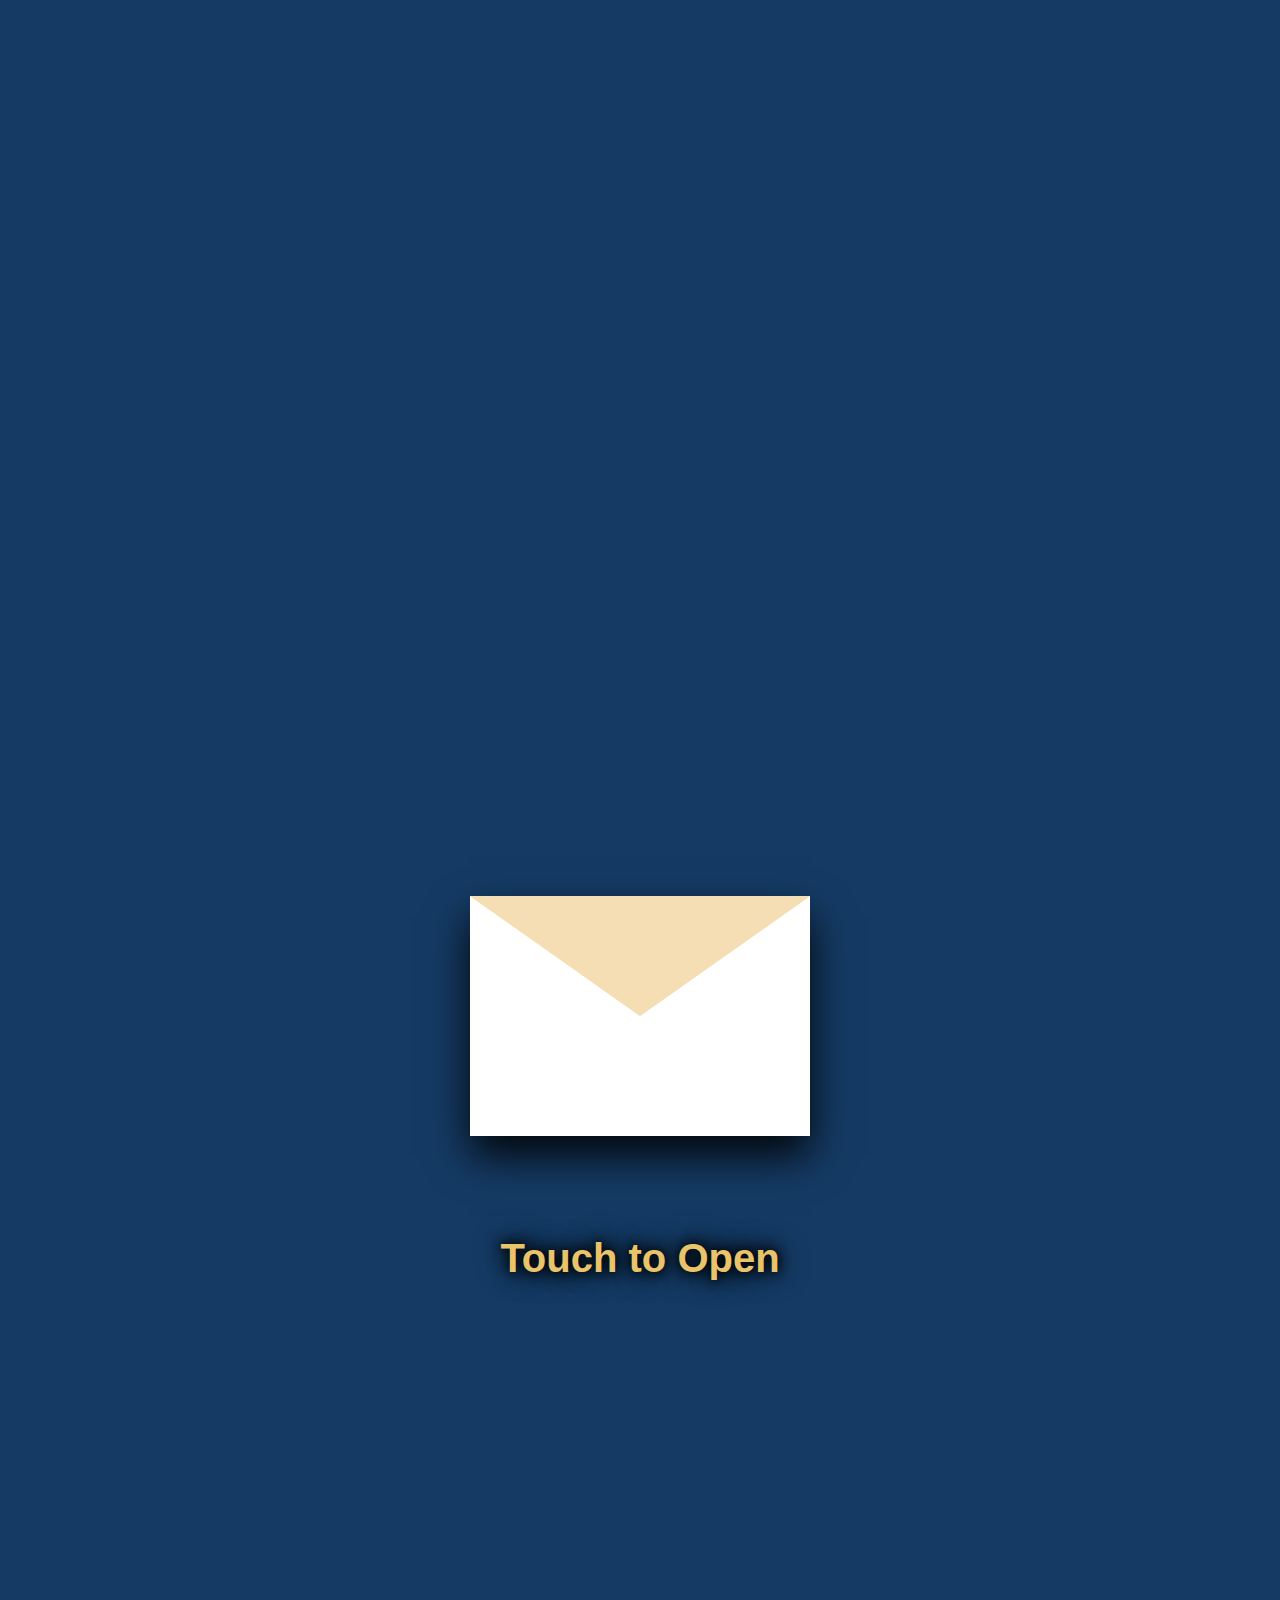
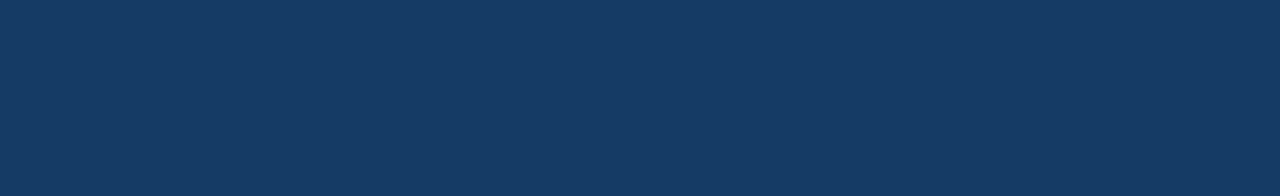
<file: index.html>
<!DOCTYPE html>
<html lang="id">
<head>
  <meta charset="UTF-8">
  <link rel="stylesheet" href="style_index.css">
  <title>Amplop dengan Surat di Dalam</title>
  
</head>
<body>

<div class="envelope-wrapper" onclick="openEnvelope(this)">
  <div class="envelope"></div>
  <div class="flap"></div>
  <div class="letter">You're Invited to The Wedding Hendrico and Devy</div>
  
</div>
<h1 class="welcome">Touch to Open</h1>
<script>
  function openEnvelope(el) {
    if (!el.classList.contains("open")) {
      el.classList.add("open");

      // Redirect setelah animasi selesai
      setTimeout(() => {
        window.location.href = "undangan.html"; // Ganti dengan halaman tujuan
      }, 2000); // Tambah waktu agar letter sempat muncul
    }
  }
</script>

</body>
</html>
</file>
<file: style_index.css>
body {
    margin: 0;
    background: #153b65;
    justify-content: center;
    align-items: center;
    height: 100vh;
    overflow: hidden;
    font-family: sans-serif;
}

.welcome {
    width: 100%;
    text-align: center;
    font-size: 40px;
    color: #E9C46A;
    margin-top: 100px;
    animation: fadeIn 1.5s ease-in-out;
    text-shadow: black 0px 0px 10px, black 0px 0px 20px, black 0px 0px 30px;
}

.envelope-wrapper {
    position: relative;
    margin-top: 70%;
    margin-left: auto;
    margin-right: auto;
    width: 340px;
    height: 240px;
    cursor: pointer;
    perspective: 1200px;
    transform-origin: center;
    transition: transform 1s ease;
    box-shadow: 0 20px 40px rgba(0, 0.8, 0, 0.9);
    border-radius: 0px;
}

.envelope-wrapper.open {
    animation: zoomIn 1.5s forwards ease-in-out;
}

@keyframes zoomIn {
    0% {
    transform: scale(1);
    }
    100% {
    transform: scale(1.5) translateY(0px);
    }
}

.envelope {
    position: relative;
    width: 100%;
    height: 100%;
    background: wheat;
    overflow: hidden;
    z-index: 2;
}

.envelope::before,
.envelope::after {
    content: '';
    position: absolute;
    width: 50%;
    height: 100%;
    top: 0;
    background: white;
    z-index: 1;
}

.envelope::before {
    left: 0;
    clip-path: polygon(0 0, 100% 50%, 100% 100%, 0% 100%);
}

.envelope::after {
    right: 0;
    clip-path: polygon(100% 0, 0% 50%, 0% 100%, 100% 100%);
}

.flap {
    position: absolute;
    top: 0;
    left: 0;
    width: 100%;
    height: 50%;
    background: wheat;
    clip-path: polygon(0 0, 50% 100%, 100% 0);
    transform-origin: top;
    transition: transform 1s ease;
    z-index: 4;
}

.open .flap {
    transform: rotateX(180deg);
}

.letter {
    position: absolute;
    width: 90%;
    height: 40%;
    top: 40%;
    left: 5%;
    background: white;
    border-radius: 6px;
    box-shadow: 0 4px 8px rgba(0,0,0,0.2);
    opacity: 0;
    transform: translateY(0);
    transition: opacity 0.5s ease, transform 1s ease;
    z-index: -1;
    display: flex;
    font-size: 27px;
    justify-content: center;
    align-items: center;
    text-align: center;
}

.open .letter {
    opacity: 1;
    transform: translateY(-120%);
    transition-delay: 0.7s;
    z-index: 5;
}
</file>
